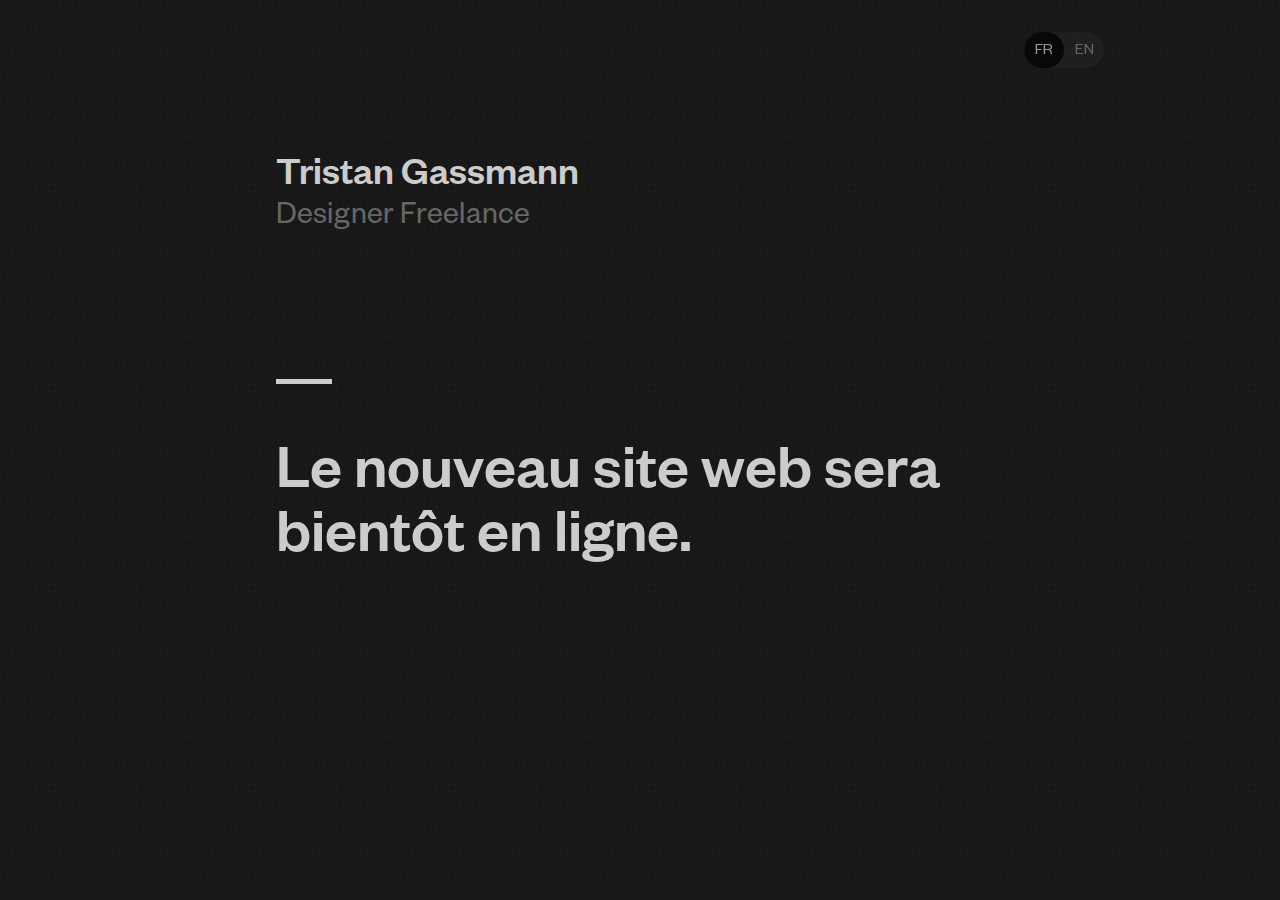
<file: index.html>
<!DOCTYPE html>
<html lang="fr">

<head>
  <meta charset="UTF-8" />
  <meta http-equiv="x-ua-compatible" content="ie=edge" />
  <meta name="viewport" content="width=device-width, initial-scale=1" />
  <title>Tristan Gassmann - Designer Freelance</title>
  <meta name="description" content="Portfolio de Tristan Gassmann, designer freelance résidant en France." />

  <link rel="stylesheet" href="/css/main.css">
</head>

<body id="home">

<header class="header">
  <div class="header-nav">
  	<div class="header-nav_lang-switch">
	    <a class="header-nav_lang-switch_item active" href="https://www.tristangassmann.com/">FR</a><a class="header-nav_lang-switch_item" href="https://www.tristangassmann.com/en/">EN</a></div>
  </div>
</header>

<main class="main">

<h1 id="tristan-gassmann">Tristan Gassmann</h1>

<h2 id="designer-freelance">Designer Freelance</h2>

<hr />

<p>Le nouveau site web sera bientôt en ligne.</p>
</main>



</body>
</html>
</file>
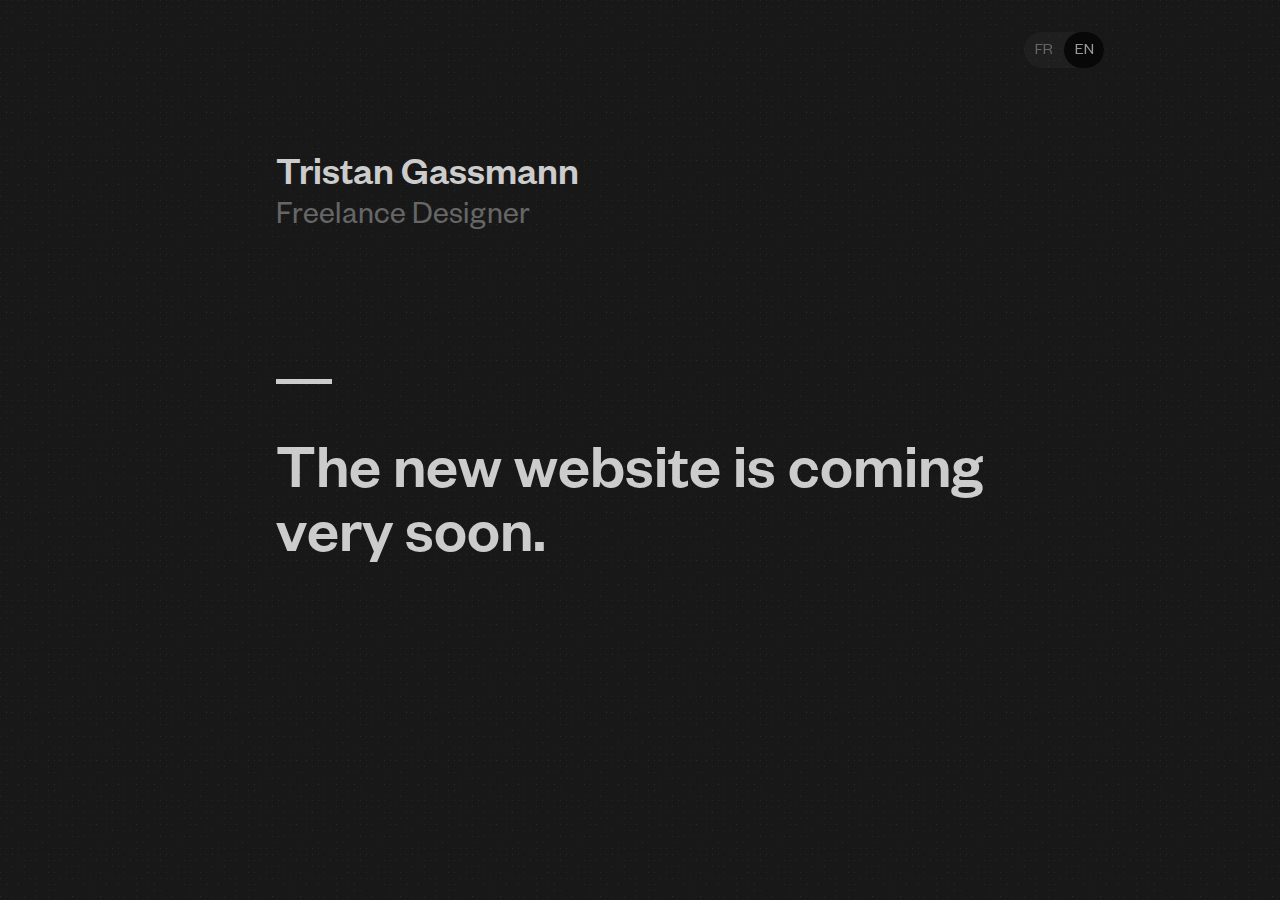
<file: en/index.html>
<!DOCTYPE html>
<html lang="en">

<head>
  <meta charset="UTF-8" />
  <meta http-equiv="x-ua-compatible" content="ie=edge" />
  <meta name="viewport" content="width=device-width, initial-scale=1" />
  <title>Tristan Gassmann - Freelance Designer</title>
  <meta name="description" content="Portfolio of Tristan Gassmann, freelance designer based in France." />

  <link rel="stylesheet" href="/css/main.css">
</head>

<body id="home">

<header class="header">
  <div class="header-nav">
  	<div class="header-nav_lang-switch">
	    <a class="header-nav_lang-switch_item" href="https://www.tristangassmann.com/">FR</a><a class="header-nav_lang-switch_item active" href="https://www.tristangassmann.com/en/">EN</a></div>
  </div>
</header>

<main class="main">

<h1 id="tristan-gassmann">Tristan Gassmann</h1>

<h2 id="freelance-designer">Freelance Designer</h2>

<hr />

<p>The new website is coming very soon.</p>
</main>



</body>
</html>
</file>
<file: css/main.css>
/* Reset
----------------------------------------------------------------*/

html, body, div, span, applet, object, iframe,
h1, h2, h3, h4, h5, h6, p, blockquote, pre,
a, abbr, acronym, address, big, cite, code,
del, dfn, em, img, ins, kbd, q, s, samp,
small, strike, strong, sub, sup, tt, var,
b, u, i, center,
dl, dt, dd, ol, ul, li,
fieldset, form, label, legend,
table, caption, tbody, tfoot, thead, tr, th, td,
article, aside, canvas, details, figcaption, figure, 
footer, header, hgroup, menu, nav, section, summary,
time, mark, audio, video {
  margin: 0;
  padding: 0;
  border: 0;
  outline: 0;
  font-size: 100%;
  font: inherit;
  vertical-align: baseline;
}

article, aside, details, figcaption, figure, 
footer, header, hgroup, menu, nav, section {
  display: block;
}

body {
  line-height: 1;
}

ol, ul {
  list-style: none;
}

blockquote, q {
  quotes: none;
}

blockquote:before, blockquote:after, q:before, q:after {
  content: "";
  content: none;
}

ins {
  text-decoration: none;
}

del {
  text-decoration: line-through;
}

table {
  border-collapse: collapse;
  border-spacing: 0;
}

em {
  font-style: italic;
}

abbr {
  text-decoration: none;
}

[role="button"] {
  cursor: pointer;
}

[hidden],
template {
  display: none;
}

a {
  background-color: transparent;
}

a:active, a:hover {
  outline: 0;
}

svg:not(:root) {
  overflow: hidden;
}

button, input, optgroup, select, textarea {
  margin: 0;
  font: inherit;
  color: inherit;
}

button {
  overflow: visible;
}

button, select {
  text-transform: none;
}

button, html input[type="button"], input[type="reset"], input[type="submit"] {
  -webkit-appearance: button;
  cursor: pointer;
}

button[disabled], html input[disabled] {
  cursor: default;
}

input {
  line-height: normal;
}

input[type="checkbox"], input[type="radio"] {
  box-sizing: border-box;
  padding: 0;
}

input[type="search"] {
  box-sizing: content-box;
}

textarea {
  overflow: auto;
}

* {
  box-sizing: border-box;
}

/* Default
----------------------------------------------------------------*/

body {
  background: #181818 url(../images/bg.png) repeat;
  font-family: 'Founders Grotesk', Helvetica, arial, sans serif;
  color: #ccc;
}

h1 {
  font-size: 40px;
  font-weight: 500;
  margin-bottom: 14px;
}

@media (max-width: 767px) {
    h1 {
      font-size: 32px;
      margin-bottom: 12px;
    }
}

h2 {
  color: #666;
  font-size: 32px;
  font-weight: 400;
}

@media (max-width: 767px) {
    h2 {
      font-size: 24px;
    }
}

a {
  color: #919aab;
  text-decoration: none;
  transition: color 0.1s;
}

a:hover {
  color: #00a8e0;
}

hr {
  background-color: #ccc;
  width: 56px;
  height: 5px;
  border: 0;
  margin: 144px 0 48px 0;
}

@media (max-width: 767px) {
    hr {
      width: 48px;
      margin: 59px 0 23px 0;
    }
}

p {
  font-size: 64px;
  font-weight: 500;
}

@media (max-width: 767px) {
    p {
      font-size: 56px;
    }
}

/* Header
----------------------------------------------------------------*/

.header {
  position: fixed;
  z-index: 1000;
  top: 0;
  left: 0;
  width: 100%;
}

@media (max-width: 767px) {
    .header {
      top: -16px;
    }
}

.header-nav {
  width: 100%;
  padding: 0 16px;
  margin: 32px auto;
  display: flex;
}

@media (min-width: 768px) {
     .header-nav {
      width: 720px;
    }
}

@media (min-width: 992px) {
     .header-nav {
      width: 960px;
    }
}

.header-nav_lang-switch {
  margin-left: auto;  
  position: relative;
  overflow: hidden;
  line-height: 36px;
  width: 80px;
  height: 36px;
  background-color: rgba(255, 255, 255, 0.03);
  border-radius: 20px;
}

.header-nav_lang-switch_item {
  color: #666;
  position: relative;
  display: block;
  float: left;
  width: 50%;
  text-align: center;
  margin-top: 2px;
}

.header-nav_lang-switch_item:hover {
  color: #ccc;
}

.header-nav_lang-switch_item.active {
  color: #999;
}

.header-nav_lang-switch_item.active:before {
  content: "";
  background-color: #000;
  position: absolute;
  top: -2px;
  left: 0;
  z-index: -1;
  border-radius: 20px;
  width: 100%;
  height: 100%;
}

/* Main
----------------------------------------------------------------*/

.main {
  padding: 0 16px;
  margin: 149px auto 0 auto;
}

@media (min-width: 768px) {
    .main {
      width: 760px;
    }
}

@media (max-width: 767px) {
    .main {
      margin: 80px auto 0 auto;
    }
}

/* Animation
----------------------------------------------------------------*/

h1, h2 {
  animation-delay: 0.2s;
  animation-duration: 0.5s;
  animation-fill-mode: both;
}

hr, p {
  animation-delay: 0.5s;
  animation-duration: 0.5s;
  animation-fill-mode: both;
}

h1, h2, hr, p {
  animation-name: fadeInUp;
}

@keyframes fadeInUp {
  from {
    opacity: 0;
    transform: translate3d(0, 16px, 0);
  }

  to {
    opacity: 1;
    transform: none;
  }
}

.header-nav {
  animation-delay: 0.8s;
  animation-duration: 0.5s;
  animation-fill-mode: both;
  animation-name: fadeInDown;
}

@keyframes fadeInDown {
  from {
    opacity: 0;
    transform: translate3d(0, -16px, 0);
  }

  to {
    opacity: 1;
    transform: none;
  }
}

/* 404
----------------------------------------------------------------*/

#error-404 .main {
  text-align: center;
  max-width: 480px;
}

#error-404 h1 {
  font-size: 144px;
  margin-bottom: 54px;
  padding-top: 4px;
}

@media (max-width: 767px) {
    #error-404 h1 {
      font-size: 104px;
      margin-bottom: 45px;
      padding-top: 2px;
    }
}

#error-404 h2 {
  font-size: 32px;
  line-height: 1.3em;
}

@media (max-width: 767px) {
    #error-404 h2 {
      line-height: 1.2em;
    }
}

#error-404 p {
  font-size: 24px;
  font-weight: 400;
  margin-top: 36px;
  line-height: 1.3em;
}

@media (max-width: 767px) {
    #error-404 p {
      margin-top: 29px;
    }
}

/* Fonts
----------------------------------------------------------------*/

@font-face {
    font-family: 'Founders Grotesk';
    font-weight: 400;
    font-style: normal;
    src: url('../fonts/FoundersGrotesk-Regular.woff') format('woff');
}

@font-face {
    font-family: 'Founders Grotesk';
    font-weight: 500;
    font-style: normal;
    src: url('../fonts/FoundersGrotesk-Medium.woff') format('woff');
}
</file>
